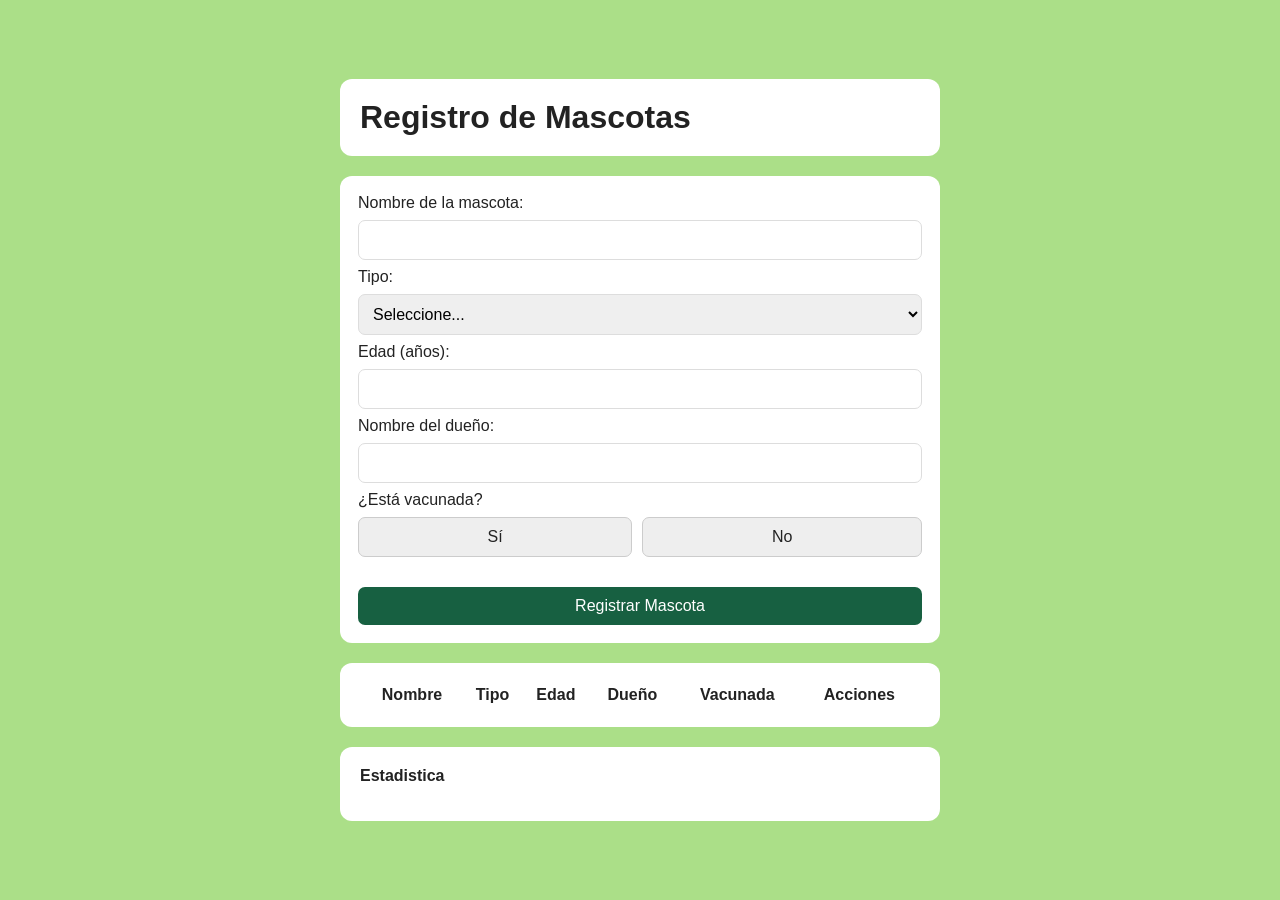
<file: source/index.html>
<!DOCTYPE html>
<html lang="es">
<head>
    <meta charset="UTF-8">
    <title>Clínica Veterinaria - Registro de Mascotas</title>
    <link rel="stylesheet" href="../src/style.css"> <!-- Enlace al archivo CSS. Mel queda así para que uses el archivo style.css -->
</head>
<body>

    <h1>Registro de Mascotas</h1>

    <form id="formMascota">
        <label for="nombre">Nombre de la mascota:</label>
        <input type="text" id="nombre" name="nombre" required>

        <label for="tipo">Tipo:</label>
        <select id="tipo" name="tipo" required>
            <option value="">Seleccione...</option>
            <option value="Perro">Perro</option>
            <option value="Gato">Gato</option>
            <option value="Conejo">Conejo</option>
            <option value="Pájaro">Pájaro</option>
            <option value="Otro">Otro</option>
        </select>

        <label for="edad">Edad (años):</label>
        <input type="number" id="edad" name="edad" min="0" required>

        <label for="dueno">Nombre del dueño:</label>
        <input type="text" id="dueno" name="dueno" required>

        <label>¿Está vacunada?</label>
        <div class="radio-container">
            <input type="radio" id="vacunadaSi" name="vacunada" value="Sí" required>
            <label for="vacunadaSi">Sí</label>
            <input type="radio" id="vacunadaNo" name="vacunada" value="No">
            <label for="vacunadaNo">No</label>
        </div>
        
        <button type="submit">Registrar Mascota</button>
    </form>
    
    <!-- 
    Tabla de registro de mascotas.
    El <thead> contiene los títulos fijos de las columnas.
    El <tbody> se llenará con los datos ingresados en el formulario
    por medio del JavaScript de Brian, una fila por cada mascota registrada.
    -->
    <table id="tablaMascotas">
        <thead>
            <tr>
                <th>Nombre</th>
                <th>Tipo</th>
                <th>Edad</th>
                <th>Dueño</th>
                <th>Vacunada</th>
                <th>Acciones</th>
            </tr>
        </thead>
        <tbody>
            <!-- Aquí se insertarán las mascotas -->
        </tbody>
    </table>
    <h4>Estadistica
        <p id="totalMascotas"></p>
        <p id="mascotasVacunadas"></p>
        <p id="mascotasNoVacunadas"></p>
    </h4>

    <script type="module" src="../src/index.js"></script> <!-- Brian ya esta index.js -->
</body>
</html>
</file>
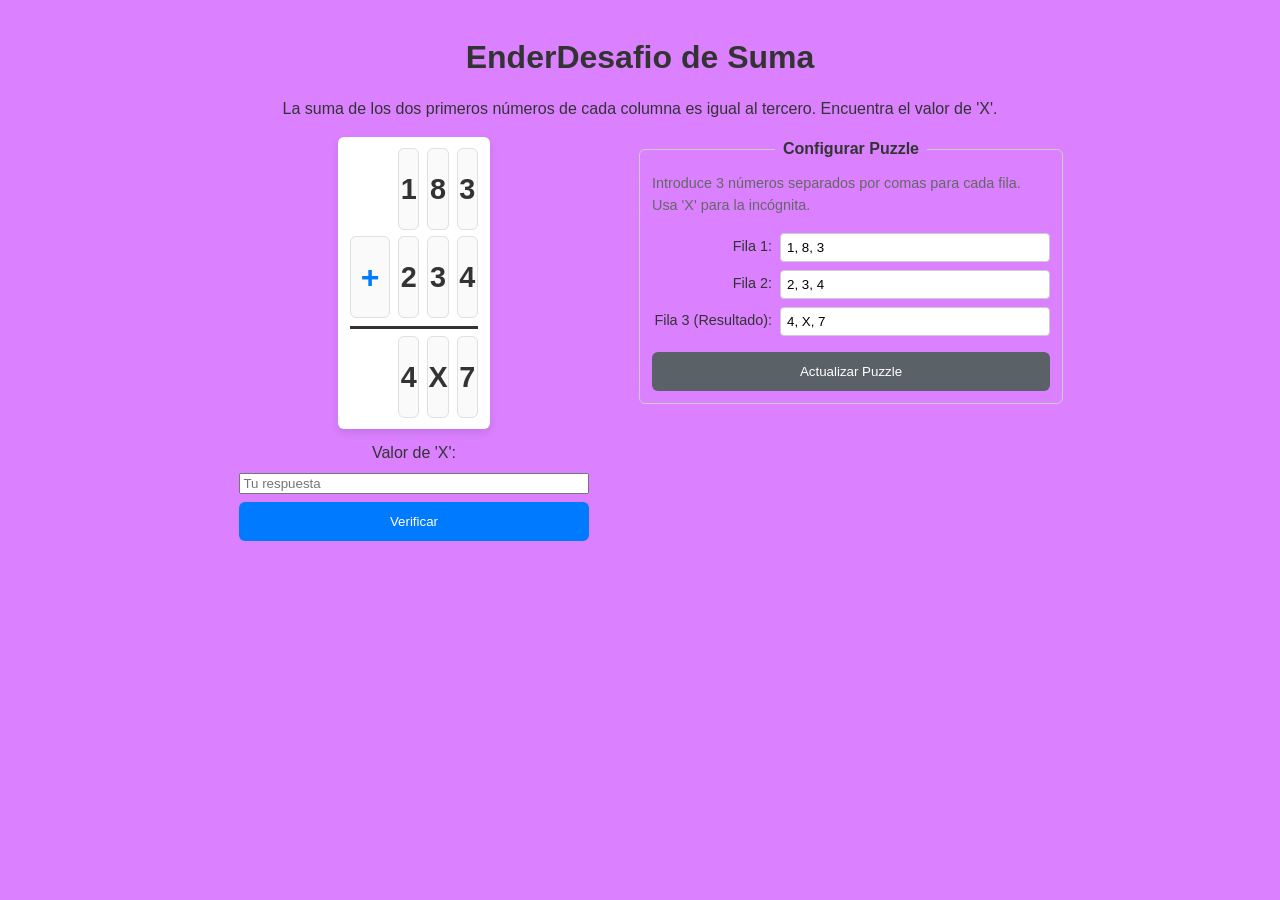
<file: Proyecto-Desafio1/source/desafio.html>
<!DOCTYPE html>
<html lang="es">
<head>
  <meta charset="UTF-8">
  <meta name="viewport" content="width=device-width, initial-scale=1.0">
  <title>EnderDesafio de Suma</title>

  <!-- Enlace al CSS externo -->
  <link rel="stylesheet" href="../src/styles.css">
</head>
<body>
  <div class="app-wrapper">
    <h1>EnderDesafio de Suma</h1>
    <p>La suma de los dos primeros números de cada columna es igual al tercero. Encuentra el valor de 'X'.</p>

    <div class="panels-container">
      <div class="puzzle-panel">
        <div id="matriz-container" class="matriz">
          <!-- El contenido de la matriz se genera con JavaScript -->
        </div>

        <div class="input-area">
          <label for="respuesta">Valor de 'X':</label>
          <input type="number" id="respuesta" placeholder="Tu respuesta">
          <button id="verificar-btn">Verificar</button>
        </div>

        <p id="resultado"></p>
      </div>

      <fieldset class="config-area">
        <legend>Configurar Puzzle</legend>
        <p>Introduce 3 números separados por comas para cada fila. Usa 'X' para la incógnita.</p>
        <div class="config-row">
            <label for="cfg-row1">Fila 1:</label>
            <input type="text" id="cfg-row1" value="1, 8, 3">
        </div>
        <div class="config-row">
            <label for="cfg-row2">Fila 2:</label>
            <input type="text" id="cfg-row2" value="2, 3, 4">
        </div>
        <div class="config-row">
            <label for="cfg-row4">Fila 3 (Resultado):</label>
            <input type="text" id="cfg-row4" value="4, X, 7">
        </div>
        <button id="config-btn">Actualizar Puzzle</button>
      </fieldset>
    </div>
  </div>

  <script src="../src/index.js"></script>
</body>
</html>
</file>
<file: src/style.css>
* {
  box-sizing: border-box;
}

body {
  margin: 0;
  min-height: 100vh;
  display: flex;
  flex-direction: column; 
  justify-content: center; 
  align-items: center;     
  background: #abdf88;
  font-family: sans-serif;
  color: #222;
}


form {
  background: #fff;
  padding: 18px;
  border-radius: 12px;
  margin: 10px 0;
  width: 100%;
  max-width: 600px;  
}

table {
  background: #fff;
  padding: 20px;
  border-radius: 12px;
  margin: 10px 0;
  width: 100%;
  max-width: 600px; 
}

h1 {
  background: #fff;
  padding: 20px;
  border-radius: 12px;
  margin: 10px 0;
  width: 100%;
  max-width: 600px; 
}

h4 {
  background: #fff;
  width: 100%;
  max-width: 600px;
  padding: 20px;
  border-radius: 12px;
  margin: 10px 0;
}

input, select {
  width: 100%;
  padding: 10px;
  margin: 8px 0;
  border-radius: 7px;
  border: 1px solid #ddd;
  font-size: 16px;
}


label[for="vacunadaSi"],
label[for="vacunadaNo"] {
  display: inline-block;
  background-color: #eee;
  padding: 10px 15px;
  border-radius: 7px;
  border: 1px solid #ccc;
  cursor: pointer;
  transition: 0.3s;
  flex-grow: 1;
  text-align: center;
}

input[type="radio"] {
  display: none; /* Ocultamos el radio button por defecto */
}

/* Estilo para cuando el radio button está seleccionado */
input[type="radio"]:checked + label {
  background-color: #176041;
  color: white;
  border-color: #176041;
}

.radio-container {
  display: flex;
  gap: 10px; /* Espacio entre los botones Sí y No */
  margin: 8px 0 15px 0;
}

button {
  width: 100%;
  padding: 10px;
  margin-top: 15px;
  border-radius: 7px;
  font-size: 16px;
  border: none;
  cursor: pointer;
  background: #176041;
  color: #fff;
  font-weight: 500;
}

/* Estilo para el botón de eliminar */
.btn-eliminar {
  background-color: #dc3545; /* Un color rojo para indicar peligro/eliminar */
  color: white;
  padding: 5px 10px;
  border: none;
  border-radius: 5px;
  cursor: pointer;
  font-size: 14px;
}
</file>
<file: Proyecto-Desafio1/src/styles.css>
:root {
  --bg-page: #db81ff;
  /* Cambiado el color de fondo de la matriz a blanco para mejor legibilidad */
  --bg-matriz: #ffffff;
  --primary: #007bff;
  --text: #333333;
  --font-base: 'Segoe UI', Roboto, sans-serif;
  --font-size: 16px;
  --gap: 8px;
  --pad: 12px;
  --radius: 6px;
}

body {
  margin: 0;
  background-color: var(--bg-page);
  color: var(--text);
  font: var(--font-size)/1.5 var(--font-base);
}

.app-wrapper {
  max-width: 850px;
  margin: 0 auto;
  padding: var(--pad);
  text-align: center;
}

h1 {
  margin-bottom: var(--pad);
}

.matriz {
  display: grid;
  grid-template-columns: 40px repeat(3, 1fr);
  grid-template-rows: 80px 80px 4px 80px;
  gap: var(--gap);
  background: var(--bg-matriz);
  padding: var(--pad);
  border-radius: var(--radius);
  box-shadow: 0 4px 8px rgba(0,0,0,0.1);
  align-items: center;
}

.spacer {
  width: 100%;
  height: 100%;
}

.celda {
  display: flex;
  align-items: center;
  justify-content: center;
  font-size: 1.8em;
  font-weight: 900; /* Hacemos los números más gruesos */
  background: #fafafa;
  border: 1px solid #e0e0e0;
  border-radius: var(--radius);
  height: 100%; /* Asegura que la celda ocupe toda la altura de la fila de la grilla */
}

.operator {
  color: var(--primary);
  font-size: 2em;
  font-weight: 900;
}

.line {
  grid-column: 1 / -1;
  border-top: 3px solid var(--text);
}

.input-area {
  display: flex;
  flex-wrap: wrap;
  gap: var(--gap);
  margin-top: var(--pad);
  justify-content: center;
}

.input-area input,
.input-area button {
  flex: 1 1 100%;
}

.input-area button {
  background-color: var(--primary);
  color: #fff;
  border: none;
  border-radius: var(--radius);
  padding: var(--pad);
  cursor: pointer;
  transition: background-color 0.2s ease;
}

.input-area button:hover {
  /* La función `darken()` no es CSS estándar. Usamos un color más oscuro precalculado. */
  background-color: #0069d9;
}

#resultado {
  margin-top: var(--pad);
  font-size: 1.2em;
  font-weight: bold;
  /* Añadimos una transición para que el mensaje aparezca y desaparezca suavemente */
  opacity: 0;
  transition: opacity 0.3s ease-in-out;
}

/* La clase .show, añadida por JS, hace visible el mensaje */
#resultado.show {
  opacity: 1;
}

.correcto { color: #28a745; }
.incorrecto { color: #dc3545; }

.config-area {
  border: 1px solid #ccc;
  border-radius: var(--radius);
  padding: var(--pad);
  display: flex;
  flex-direction: column;
  gap: var(--gap);
  box-sizing: border-box;
}

.config-area legend {
  font-weight: bold;
  padding: 0 var(--gap);
}

.config-area p {
  font-size: 0.9em;
  margin: 0 0 var(--gap) 0;
  color: #666;
  text-align: left;
}

.config-row {
  display: flex;
  align-items: center;
  gap: var(--gap);
}

.config-row label {
  flex-basis: 120px;
  text-align: right;
  font-size: 0.9em;
}

.config-row input {
  flex-grow: 1;
  padding: 6px;
  border: 1px solid #ccc;
  border-radius: 4px;
}

#config-btn {
  background-color: #5a6268;
  color: #fff;
  border: none;
  border-radius: var(--radius);
  padding: var(--pad);
  cursor: pointer;
  transition: background-color 0.2s ease;
  margin-top: var(--gap);
}

#config-btn:hover {
  background-color: #4a4f54;
}

/* Contenedor para los paneles principales */
.panels-container {
  display: flex;
  flex-direction: column; /* Apilado en móvil por defecto */
  gap: calc(var(--pad) * 2);
  margin-top: var(--pad);
}

.puzzle-panel {
  display: flex;
  flex-direction: column;
  align-items: center;
}

/* Media Query para pantallas más anchas (tablets y escritorio) */
@media (min-width: 768px) {
  .panels-container {
    flex-direction: row; /* Lado a lado */
    align-items: flex-start;
  }
  .puzzle-panel, .config-area {
    flex: 1; /* Ocupan el espacio disponible equitativamente */
  }
}

@media (max-width: 360px) {
  :root {
    --gap: 400px;
    --pad: 8px;
    --font-size: 14px;
  }
}
</file>
